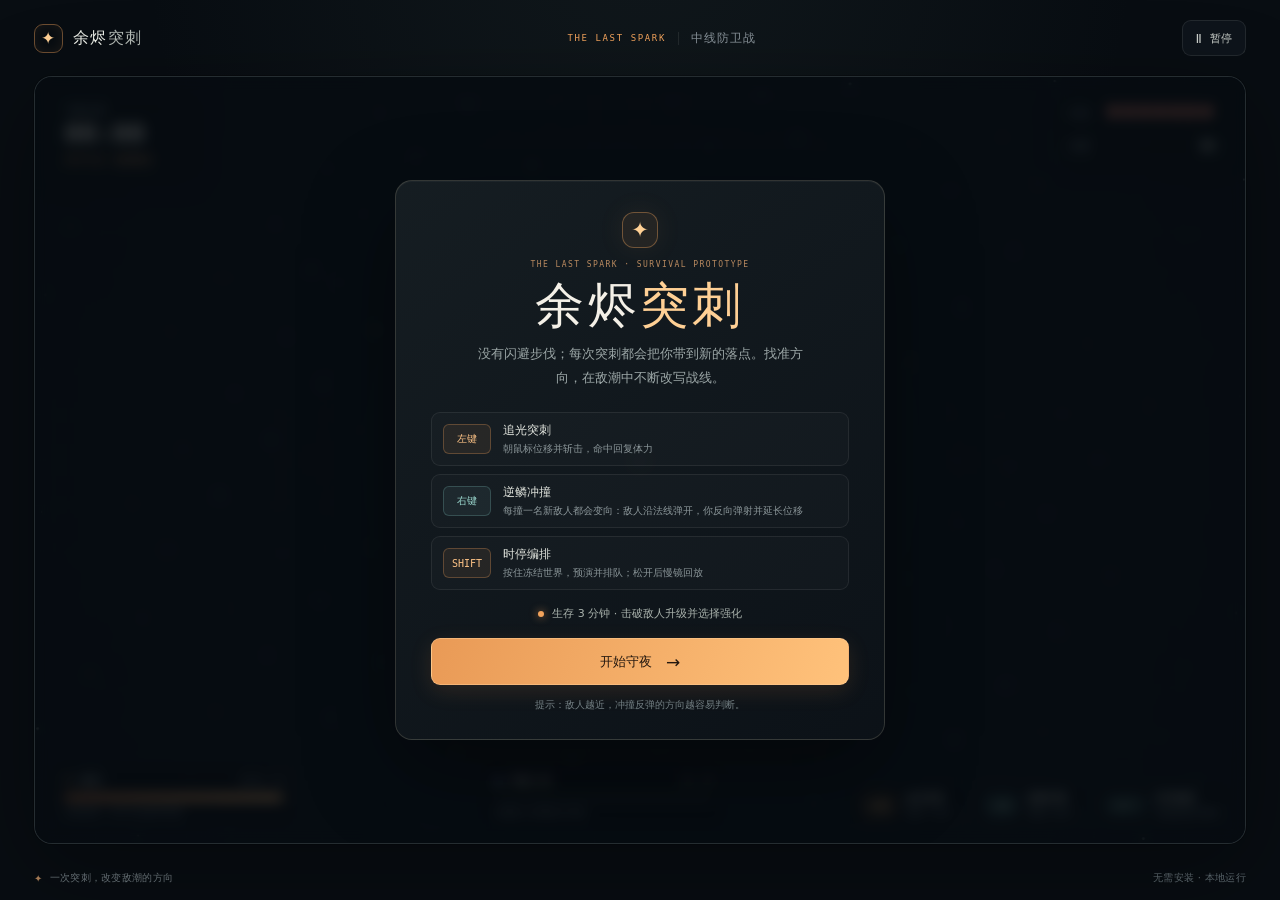
<file: index.html>
<!doctype html>
<html lang="zh-CN">
  <head>
    <meta charset="utf-8" />
    <meta name="viewport" content="width=device-width, initial-scale=1" />
    <meta name="theme-color" content="#0a0f17" />
    <meta name="description" content="余烬突刺：守住中央，在无尽敌潮中掌握突刺与反冲。" />
    <title>余烬突刺 · 中线防卫战</title>
    <link rel="stylesheet" href="style.css" />
  </head>
  <body>
    <div class="page-shell">
      <header class="topbar">
        <a class="wordmark" href="#" aria-label="余烬突刺首页">
          <span class="wordmark-mark">✦</span>
          <span>余烬<span class="wordmark-light">突刺</span></span>
        </a>
        <div class="topbar-center">
          <span class="eyebrow">THE LAST SPARK</span>
          <span class="topbar-divider"></span>
          <span class="topbar-caption">中线防卫战</span>
        </div>
        <button id="pauseButton" class="pause-button" type="button" aria-label="暂停游戏">Ⅱ <span>暂停</span></button>
      </header>

      <main>
        <section id="arena" class="arena" aria-label="游戏区域">
          <canvas id="gameCanvas" aria-label="余烬突刺游戏画面"></canvas>

          <div class="arena-hud" aria-live="polite">
            <div class="hud-card hud-survival">
              <span class="hud-kicker">守夜计时</span>
              <strong id="timerText" class="timer-text">00:00</strong>
              <span id="waveText" class="wave-label">第 1 波 · 敌潮逼近</span>
            </div>

            <div class="hud-card hud-vitals">
              <div class="vitals-row">
                <span class="hud-kicker">生命</span>
                <span id="healthText" class="health-text" aria-label="生命值">♥♥♥♥♥♥♥</span>
              </div>
              <div class="vitals-row kills-row">
                <span class="hud-kicker">击破</span>
                <strong id="killText">0</strong>
              </div>
            </div>
          </div>

          <div id="slowChip" class="slow-chip" aria-live="polite"><span></span><b id="slowLabel">时停中 · 周遭褪色</b></div>
          <div id="predictionPanel" class="prediction-panel is-hidden" aria-live="polite">
            <div class="prediction-heading"><span class="prediction-pulse"></span><strong id="predictionTitle">冲刺预演</strong></div>
            <div id="predictionSummary" class="prediction-summary"></div>
            <div id="predictionHint" class="prediction-hint"></div>
          </div>
          <div id="combatToast" class="combat-toast" aria-live="polite"></div>
          <div id="comboCounter" class="combo-counter" aria-live="polite" aria-atomic="true" aria-hidden="true">
            <strong id="comboValue">02</strong>
            <span class="combo-copy"><b id="comboLabel">HIT COMBO</b><small>连续命中</small></span>
          </div>

          <div class="arena-footer">
            <div class="resource-panel">
              <div class="resource-heading">
                <span class="resource-name"><span class="spark-icon">✦</span> 体力</span>
                <span id="staminaText" class="resource-value">4.0 / 4</span>
              </div>
              <div class="meter stamina-meter"><span id="staminaFill"></span></div>
              <div class="resource-hint">自动回复 · 命中与击破可回劲</div>
            </div>

            <div class="level-panel">
              <div class="resource-heading">
                <span class="resource-name"><span class="level-diamond">◆</span> 等级 <b id="levelText">01</b></span>
                <span id="xpText" class="resource-value">0 / 8</span>
              </div>
              <div class="meter xp-meter"><span id="xpFill"></span></div>
              <div class="resource-hint">击破敌人积累战斗经验</div>
            </div>

            <div class="action-hints" aria-label="战斗操作">
              <div class="action-hint"><kbd>左键</kbd><span><b>追光突刺</b><small>消耗 1 体力</small></span></div>
              <div class="action-hint"><kbd class="right-key">右键</kbd><span><b>逆鳞冲撞</b><small>消耗 2 体力</small></span></div>
              <div class="action-hint shift-hint"><kbd>SHIFT</kbd><span><b>时停编排</b><small>排招后松开演绎</small></span></div>
            </div>
          </div>

          <div id="startOverlay" class="overlay">
            <section class="intro-card" aria-labelledby="gameTitle">
              <div class="intro-mark">✦</div>
              <p class="eyebrow intro-eyebrow">THE LAST SPARK · SURVIVAL PROTOTYPE</p>
              <h1 id="gameTitle">余烬<span>突刺</span></h1>
              <p class="intro-copy">没有闪避步伐；每次突刺都会把你带到新的落点。找准方向，在敌潮中不断改写战线。</p>

              <div class="control-grid">
                <div class="control-card">
                  <kbd>左键</kbd>
                  <div><strong>追光突刺</strong><small>朝鼠标位移并斩击，命中回复体力</small></div>
                </div>
                <div class="control-card">
                  <kbd class="right-key">右键</kbd>
                  <div><strong>逆鳞冲撞</strong><small>每撞一名新敌人都会变向：敌人沿法线弹开，你反向弹射并延长位移</small></div>
                </div>
                <div class="control-card">
                  <kbd>SHIFT</kbd>
                  <div><strong>时停编排</strong><small>按住冻结世界，预演并排队；松开后慢镜回放</small></div>
                </div>
              </div>

              <div class="intro-goal"><span class="goal-dot"></span> 生存 3 分钟 · 击破敌人升级并选择强化</div>
              <button id="startButton" class="primary-button" type="button">开始守夜 <span>→</span></button>
              <p class="intro-footnote">提示：敌人越近，冲撞反弹的方向越容易判断。</p>
            </section>
          </div>

          <div id="pauseOverlay" class="overlay is-hidden">
            <section class="dialog-card">
              <div class="dialog-icon">Ⅱ</div>
              <p class="eyebrow">暂离战场</p>
              <h2>守夜暂停</h2>
              <p>敌潮已停下。准备好后继续守住中线。</p>
              <button id="resumeButton" class="primary-button" type="button">继续战斗 <span>→</span></button>
              <span class="dialog-shortcut">也可按 <kbd>ESC</kbd> 继续</span>
            </section>
          </div>

          <div id="upgradeOverlay" class="overlay is-hidden">
            <section class="upgrade-dialog">
              <p class="eyebrow">战斗间隙 · 强化已就绪</p>
              <h2>选择一项余烬之力</h2>
              <p class="upgrade-subtitle">敌潮会在你做出选择后继续逼近。</p>
              <div id="upgradeChoices" class="upgrade-choices"></div>
            </section>
          </div>

          <div id="endOverlay" class="overlay is-hidden">
            <section class="dialog-card end-card">
              <div id="endIcon" class="dialog-icon">✦</div>
              <p id="endEyebrow" class="eyebrow">守夜记录</p>
              <h2 id="endTitle">中线仍在</h2>
              <p id="endCopy">你的余烬没有熄灭。</p>
              <div class="run-summary"><span>存活时间</span><strong id="finalTime">00:00</strong><span>击破敌人</span><strong id="finalKills">0</strong></div>
              <button id="restartButton" class="primary-button" type="button">再守一夜 <span>↻</span></button>
            </section>
          </div>
        </section>
      </main>

      <footer class="page-footer"><span>✦</span> 一次突刺，改变敌潮的方向 <span class="footer-note">无需安装 · 本地运行</span></footer>
    </div>
    <script src="game.js"></script>
  </body>
</html>
</file>
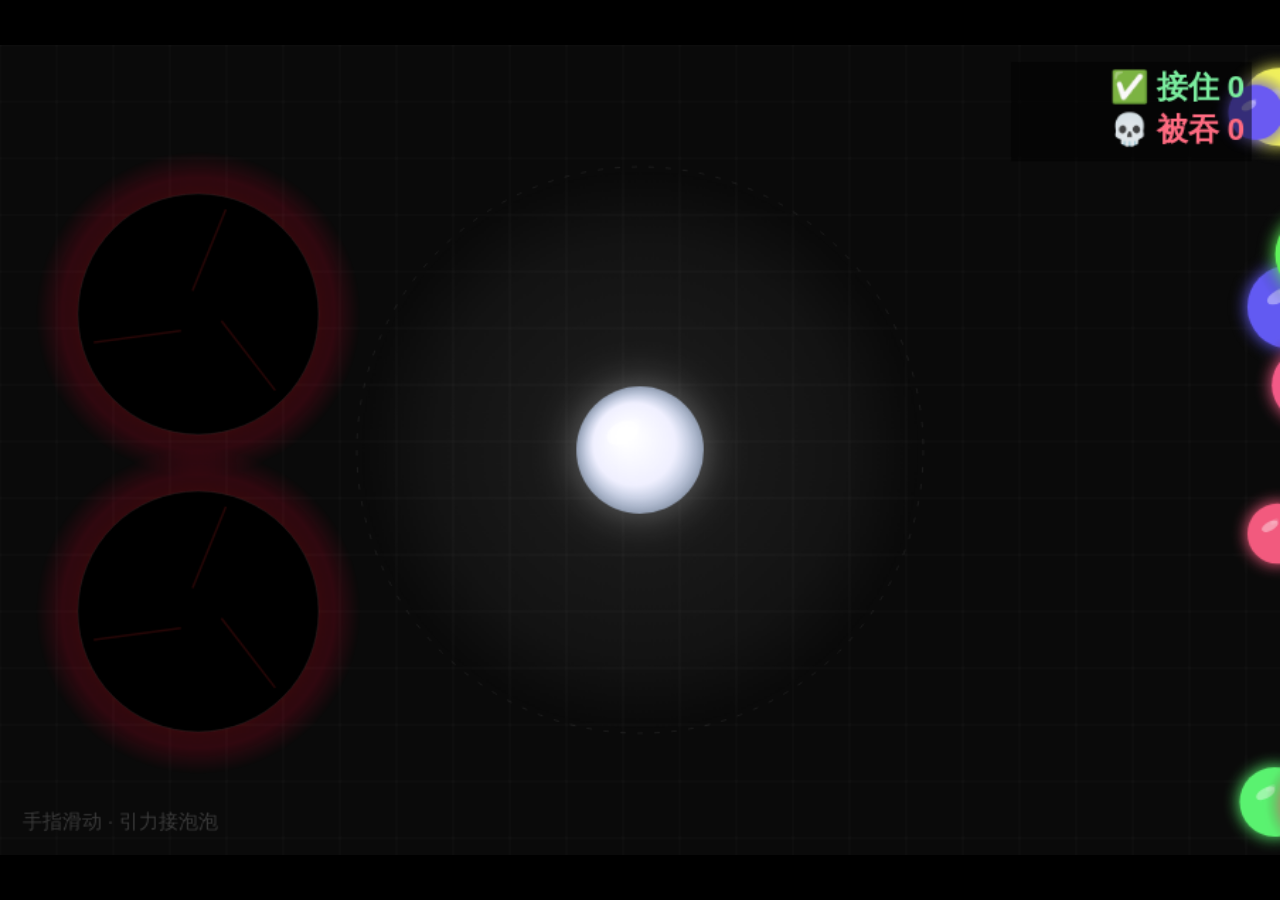
<file: deepseek_html_20260909_a45069.html>
<!DOCTYPE html>
<html lang="zh-CN">
<head>
    <meta charset="UTF-8">
    <meta name="viewport" content="width=device-width, initial-scale=1.0, maximum-scale=1.0, user-scalable=no">
    <title>引力洞 · 背屏接泡泡</title>
    <style>
        * {
            margin: 0;
            padding: 0;
            box-sizing: border-box;
            user-select: none;
            -webkit-tap-highlight-color: transparent;
        }
        body {
            background: #000;
            display: flex;
            justify-content: center;
            align-items: center;
            height: 100vh;
            overflow: hidden;
            touch-action: none;
        }
        canvas {
            display: block;
            width: 100vw;
            height: 100vh;
            object-fit: contain;
            background: #0a0a0a;
            cursor: none; /* 隐藏默认光标，更沉浸 */
            image-rendering: crisp-edges;
        }
    </style>
</head>
<body>
    <canvas id="gameCanvas"></canvas>
    <script>
        (function() {
            // ---------- 固定逻辑分辨率 ----------
            const DESIGN_W = 904;
            const DESIGN_H = 572;

            const canvas = document.getElementById('gameCanvas');
            const ctx = canvas.getContext('2d');

            // 自适应缩放
            function resizeCanvas() {
                const winW = window.innerWidth;
                const winH = window.innerHeight;
                const scaleX = winW / DESIGN_W;
                const scaleY = winH / DESIGN_H;
                const scale = Math.min(scaleX, scaleY);
                canvas.width = DESIGN_W;
                canvas.height = DESIGN_H;
                canvas.style.width = (DESIGN_W * scale) + 'px';
                canvas.style.height = (DESIGN_H * scale) + 'px';
            }
            window.addEventListener('resize', resizeCanvas);
            resizeCanvas();

            // ---------- 硬件映射：左侧两个黑色摄像头（固定危险区） ----------
            const BLACK_HOLES = [
                { x: 140, y: 190, r: 85 },
                { x: 140, y: 400, r: 85 }
            ];

            // ---------- 玩家：白色引力洞 ----------
            const PLAYER = {
                x: DESIGN_W / 2,
                y: DESIGN_H / 2,
                r: 45,          // 核心半径
                grabRadius: 200, // 引力作用半径
                maxSpeed: 4.5    // 泡泡被吸引的最大速度增量
            };

            // ---------- 游戏状态 ----------
            let bubbles = [];
            let particles = [];
            let score = 0;
            let lost = 0;
            let spawnTimer = 0;
            const SPAWN_INTERVAL = 22; // 帧数间隔

            // ---------- 辅助函数 ----------
            function random(min, max) {
                return Math.random() * (max - min) + min;
            }

            // 检测点是否在黑色摄像头内（用于玩家不能进入，但这里我们不限制玩家移动，只让泡泡危险）
            function isInsideBlackHole(x, y) {
                for (let h of BLACK_HOLES) {
                    const dx = x - h.x;
                    const dy = y - h.y;
                    if (dx * dx + dy * dy < h.r * h.r) {
                        return true;
                    }
                }
                return false;
            }

            // 检测圆与黑洞碰撞（用于泡泡）
            function isBubbleInHole(bx, by, br) {
                for (let h of BLACK_HOLES) {
                    const dx = bx - h.x;
                    const dy = by - h.y;
                    const dist = Math.sqrt(dx * dx + dy * dy);
                    if (dist < h.r + br) {
                        return true;
                    }
                }
                return false;
            }

            // ---------- 泡泡生成 ----------
            function spawnBubble() {
                const radius = random(14, 30);
                const x = DESIGN_W + radius + random(10, 50);
                const y = random(radius, DESIGN_H - radius);
                // 初始速度：向左为主，少量垂直
                const vx = -random(0.8, 2.0);
                const vy = random(-0.4, 0.4);
                const hue = random(0, 360);
                const color = `hsl(${hue}, 85%, 65%)`;
                const glowColor = `hsla(${hue}, 100%, 70%, 0.5)`;
                bubbles.push({
                    x, y, radius,
                    vx, vy,
                    color, glowColor,
                    phase: random(0, Math.PI * 2)
                });
            }

            // ---------- 粒子特效 ----------
            // 接住特效（彩色）
            function catchEffect(bubble) {
                const count = Math.floor(bubble.radius * 1.2);
                for (let i = 0; i < count; i++) {
                    const angle = random(0, Math.PI * 2);
                    const speed = random(1, 5);
                    const size = random(2, 6);
                    const hue = parseInt(bubble.color.match(/\d+/)[0]);
                    particles.push({
                        x: bubble.x,
                        y: bubble.y,
                        vx: Math.cos(angle) * speed,
                        vy: Math.sin(angle) * speed - 0.5,
                        radius: size,
                        life: 1.0,
                        decay: random(0.015, 0.035),
                        color: `hsl(${hue + random(-20, 20)}, 90%, 70%)`
                    });
                }
                score++;
            }

            // 被黑洞吞噬特效（暗色）
            function swallowEffect(x, y) {
                for (let i = 0; i < 15; i++) {
                    const angle = random(0, Math.PI * 2);
                    const dist = random(5, 25);
                    particles.push({
                        x: x + Math.cos(angle) * dist,
                        y: y + Math.sin(angle) * dist,
                        vx: -Math.cos(angle) * random(0.5, 1.5),
                        vy: -Math.sin(angle) * random(0.5, 1.5),
                        radius: random(2, 5),
                        life: 1.0,
                        decay: random(0.02, 0.04),
                        color: `hsl(0, 0%, ${random(10, 40)}%)`
                    });
                }
                lost++;
            }

            // ---------- 更新逻辑 ----------
            function update() {
                // 1. 生成泡泡
                spawnTimer++;
                if (spawnTimer >= SPAWN_INTERVAL) {
                    spawnTimer = 0;
                    if (bubbles.length < 50) {
                        spawnBubble();
                        if (Math.random() < 0.25) spawnBubble();
                    }
                }

                // 2. 更新粒子
                for (let i = particles.length - 1; i >= 0; i--) {
                    const p = particles[i];
                    p.x += p.vx;
                    p.y += p.vy;
                    p.vy += 0.06;
                    p.life -= p.decay;
                    p.radius *= 0.99;
                    if (p.life <= 0 || p.radius < 0.3) {
                        particles.splice(i, 1);
                    }
                }

                // 3. 更新泡泡
                for (let i = bubbles.length - 1; i >= 0; i--) {
                    const b = bubbles[i];

                    // ---- 引力逻辑 ----
                    const dx = PLAYER.x - b.x;
                    const dy = PLAYER.y - b.y;
                    const distToPlayer = Math.sqrt(dx * dx + dy * dy);

                    if (distToPlayer < PLAYER.grabRadius && distToPlayer > 0.1) {
                        // 施加指向玩家的加速度
                        const force = (1 - distToPlayer / PLAYER.grabRadius) * 0.25; // 越近越强
                        const accelX = (dx / distToPlayer) * force;
                        const accelY = (dy / distToPlayer) * force;
                        b.vx += accelX;
                        b.vy += accelY;

                        // 限制最大速度（防止过于剧烈）
                        const speed = Math.sqrt(b.vx * b.vx + b.vy * b.vy);
                        if (speed > PLAYER.maxSpeed) {
                            b.vx = (b.vx / speed) * PLAYER.maxSpeed;
                            b.vy = (b.vy / speed) * PLAYER.maxSpeed;
                        }
                    }

                    // 额外：轻微阻尼，防止无限加速
                    b.vx *= 0.998;
                    b.vy *= 0.998;

                    // 移动
                    b.x += b.vx;
                    b.y += b.vy;

                    // 边界约束（上下）
                    if (b.y - b.radius < 0) { b.y = b.radius;
                        b.vy = Math.abs(b.vy); }
                    if (b.y + b.radius > DESIGN_H) { b.y = DESIGN_H - b.radius;
                        b.vy = -Math.abs(b.vy); }

                    // 如果完全离开左侧或右侧太远，移除
                    if (b.x + b.radius < -50 || b.x - b.radius > DESIGN_W + 100) {
                        bubbles.splice(i, 1);
                        continue;
                    }

                    // ---- 检测是否被黑洞吞噬 (危险) ----
                    if (isBubbleInHole(b.x, b.y, b.radius)) {
                        swallowEffect(b.x, b.y);
                        bubbles.splice(i, 1);
                        continue;
                    }

                    // ---- 检测是否被玩家接住 (距离小于玩家半径+泡泡半径) ----
                    if (distToPlayer < PLAYER.r + b.radius) {
                        catchEffect(b);
                        bubbles.splice(i, 1);
                        continue;
                    }
                }
            }

            // ---------- 绘制 ----------
            function draw() {
                ctx.clearRect(0, 0, DESIGN_W, DESIGN_H);

                // ---- 背景微网格 ----
                ctx.strokeStyle = 'rgba(255,255,255,0.03)';
                ctx.lineWidth = 1;
                for (let x = 0; x <= DESIGN_W; x += 40) {
                    ctx.beginPath();
                    ctx.moveTo(x, 0);
                    ctx.lineTo(x, DESIGN_H);
                    ctx.stroke();
                }
                for (let y = 0; y <= DESIGN_H; y += 40) {
                    ctx.beginPath();
                    ctx.moveTo(0, y);
                    ctx.lineTo(DESIGN_W, y);
                    ctx.stroke();
                }

                // ---- 绘制黑色摄像头（危险区） ----
                for (let h of BLACK_HOLES) {
                    // 危险外发光（红色警示）
                    const gradient = ctx.createRadialGradient(h.x, h.y, h.r * 0.8, h.x, h.y, h.r + 30);
                    gradient.addColorStop(0, 'rgba(255, 0, 50, 0)');
                    gradient.addColorStop(0.6, 'rgba(255, 0, 50, 0.15)');
                    gradient.addColorStop(1, 'rgba(255, 0, 50, 0)');
                    ctx.fillStyle = gradient;
                    ctx.beginPath();
                    ctx.arc(h.x, h.y, h.r + 30, 0, Math.PI * 2);
                    ctx.fill();

                    // 核心纯黑
                    ctx.fillStyle = '#000000';
                    ctx.shadowColor = 'rgba(255,0,0,0.2)';
                    ctx.shadowBlur = 15;
                    ctx.beginPath();
                    ctx.arc(h.x, h.y, h.r, 0, Math.PI * 2);
                    ctx.fill();
                    ctx.shadowBlur = 0;

                    // 边缘
                    ctx.strokeStyle = 'rgba(60, 60, 60, 0.3)';
                    ctx.lineWidth = 1;
                    ctx.beginPath();
                    ctx.arc(h.x, h.y, h.r, 0, Math.PI * 2);
                    ctx.stroke();

                    // 吞噬旋涡线条
                    const time = Date.now() * 0.001;
                    ctx.strokeStyle = 'rgba(255, 50, 50, 0.15)';
                    ctx.lineWidth = 1.5;
                    for (let k = 0; k < 3; k++) {
                        const angle = time * 0.5 + k * (Math.PI * 2 / 3);
                        const startR = h.r * 0.2;
                        const endR = h.r * 0.9;
                        ctx.beginPath();
                        ctx.moveTo(h.x + Math.cos(angle) * startR, h.y + Math.sin(angle) * startR);
                        ctx.lineTo(h.x + Math.cos(angle + 0.5) * endR, h.y + Math.sin(angle + 0.5) * endR);
                        ctx.stroke();
                    }
                }

                // ---- 绘制泡泡 ----
                for (let b of bubbles) {
                    // 发光
                    const grd = ctx.createRadialGradient(b.x - 3, b.y - 3, 2, b.x, b.y, b.radius * 1.5);
                    grd.addColorStop(0, b.glowColor);
                    grd.addColorStop(1, 'rgba(0,0,0,0)');
                    ctx.fillStyle = grd;
                    ctx.beginPath();
                    ctx.arc(b.x, b.y, b.radius * 1.5, 0, Math.PI * 2);
                    ctx.fill();

                    // 主体
                    ctx.shadowColor = b.color;
                    ctx.shadowBlur = 12;
                    ctx.fillStyle = b.color;
                    ctx.beginPath();
                    ctx.arc(b.x, b.y, b.radius, 0, Math.PI * 2);
                    ctx.fill();
                    ctx.shadowBlur = 0;

                    // 高光
                    ctx.fillStyle = 'rgba(255,255,255,0.4)';
                    ctx.beginPath();
                    ctx.ellipse(b.x - b.radius * 0.25, b.y - b.radius * 0.25, b.radius * 0.3, b.radius * 0.15, -0.5, 0, Math.PI * 2);
                    ctx.fill();
                    ctx.fillStyle = 'rgba(255,255,255,0.15)';
                    ctx.beginPath();
                    ctx.ellipse(b.x - b.radius * 0.1, b.y - b.radius * 0.4, b.radius * 0.15, b.radius * 0.08, -0.5, 0, Math.PI * 2);
                    ctx.fill();
                }

                // ---- 绘制粒子 ----
                for (let p of particles) {
                    ctx.globalAlpha = p.life;
                    ctx.fillStyle = p.color;
                    ctx.shadowBlur = 8;
                    ctx.shadowColor = p.color;
                    ctx.beginPath();
                    ctx.arc(p.x, p.y, Math.max(0.5, p.radius), 0, Math.PI * 2);
                    ctx.fill();
                }
                ctx.globalAlpha = 1.0;
                ctx.shadowBlur = 0;

                // ---- 绘制玩家（白色引力洞） ----
                const p = PLAYER;
                // 外发光光环（显示引力范围）
                const glowGrad = ctx.createRadialGradient(p.x, p.y, p.r * 0.5, p.x, p.y, p.grabRadius);
                glowGrad.addColorStop(0, 'rgba(255, 255, 255, 0.08)');
                glowGrad.addColorStop(0.7, 'rgba(255, 255, 255, 0.04)');
                glowGrad.addColorStop(1, 'rgba(255, 255, 255, 0)');
                ctx.fillStyle = glowGrad;
                ctx.beginPath();
                ctx.arc(p.x, p.y, p.grabRadius, 0, Math.PI * 2);
                ctx.fill();

                // 核心白色渐变
                const coreGrad = ctx.createRadialGradient(p.x - 10, p.y - 10, 5, p.x, p.y, p.r);
                coreGrad.addColorStop(0, '#ffffff');
                coreGrad.addColorStop(0.6, '#f0f0ff');
                coreGrad.addColorStop(1, 'rgba(200, 220, 255, 0.6)');
                ctx.shadowColor = 'rgba(255, 255, 255, 0.6)';
                ctx.shadowBlur = 30;
                ctx.fillStyle = coreGrad;
                ctx.beginPath();
                ctx.arc(p.x, p.y, p.r, 0, Math.PI * 2);
                ctx.fill();
                ctx.shadowBlur = 0;

                // 内圈高光
                ctx.fillStyle = 'rgba(255,255,255,0.7)';
                ctx.beginPath();
                ctx.ellipse(p.x - 12, p.y - 12, 12, 8, -0.4, 0, Math.PI * 2);
                ctx.fill();
                ctx.fillStyle = 'rgba(255,255,255,0.3)';
                ctx.beginPath();
                ctx.ellipse(p.x - 5, p.y - 18, 6, 4, -0.3, 0, Math.PI * 2);
                ctx.fill();

                // 显示“吸引范围”的虚线圆（极淡）
                ctx.setLineDash([4, 8]);
                ctx.strokeStyle = 'rgba(255,255,255,0.08)';
                ctx.lineWidth = 1;
                ctx.beginPath();
                ctx.arc(p.x, p.y, p.grabRadius, 0, Math.PI * 2);
                ctx.stroke();
                ctx.setLineDash([]);

                // ---- UI 分数 ----
                ctx.font = 'bold 22px "PingFang SC", "Helvetica Neue", sans-serif';
                ctx.textAlign = 'right';
                ctx.textBaseline = 'top';

                ctx.fillStyle = 'rgba(0,0,0,0.5)';
                ctx.beginPath();
                ctx.rect(DESIGN_W - 190, 12, 170, 70);
                ctx.fill();

                ctx.shadowBlur = 0;
                ctx.fillStyle = '#7bed9f';
                ctx.fillText(`✅ 接住 ${score}`, DESIGN_W - 25, 20);
                ctx.fillStyle = '#ff6b81';
                ctx.fillText(`💀 被吞 ${lost}`, DESIGN_W - 25, 50);

                // 底部提示
                ctx.font = '14px "PingFang SC", sans-serif';
                ctx.textAlign = 'left';
                ctx.textBaseline = 'bottom';
                ctx.fillStyle = 'rgba(255,255,255,0.2)';
                ctx.fillText('手指滑动 · 引力接泡泡', 16, DESIGN_H - 16);
            }

            // ---------- 循环动画 ----------
            function loop() {
                update();
                draw();
                requestAnimationFrame(loop);
            }

            // ---------- 事件处理：更新玩家位置 ----------
            function handlePointer(e) {
                e.preventDefault();
                const rect = canvas.getBoundingClientRect();
                const scaleX = canvas.width / rect.width;
                const scaleY = canvas.height / rect.height;

                let clientX, clientY;
                if (e.touches) {
                    clientX = e.touches[0].clientX;
                    clientY = e.touches[0].clientY;
                } else {
                    clientX = e.clientX;
                    clientY = e.clientY;
                }

                let canvasX = (clientX - rect.left) * scaleX;
                let canvasY = (clientY - rect.top) * scaleY;

                // 限制在画布内（并考虑半径，防止跑出太远）
                const margin = PLAYER.r;
                canvasX = Math.max(margin, Math.min(DESIGN_W - margin, canvasX));
                canvasY = Math.max(margin, Math.min(DESIGN_H - margin, canvasY));

                PLAYER.x = canvasX;
                PLAYER.y = canvasY;
            }

            // 绑定事件（鼠标 + 触摸）
            canvas.addEventListener('mousemove', handlePointer);
            canvas.addEventListener('touchmove', handlePointer, { passive: false });
            // 也支持鼠标点击移动（第一次点击定位）
            canvas.addEventListener('click', handlePointer);
            canvas.addEventListener('touchstart', handlePointer, { passive: false });

            // 启动游戏
            loop();

            // 初始生成一些泡泡
            for (let i = 0; i < 8; i++) {
                setTimeout(() => spawnBubble(), i * 120);
            }

            console.log('✨ 引力洞模式启动！手指滑动吸引泡泡，避开左侧黑洞。');
        })();
    </script>
</body>
</html>
</file>
<file: style.css>
:root {
  color-scheme: dark;
  --ink: #edf0e9;
  --muted: #929b9f;
  --dim: #657178;
  --panel: rgba(15, 22, 29, 0.84);
  --line: rgba(196, 206, 196, 0.11);
  --ember: #f2a35c;
  --ember-bright: #ffd095;
  --mint: #82d6c0;
  --field: #0a1016;
  font-family: "Manrope", "Noto Sans SC", system-ui, sans-serif;
  font-synthesis: none;
  text-rendering: optimizeLegibility;
  -webkit-font-smoothing: antialiased;
}

* { box-sizing: border-box; }

html, body { min-width: 320px; min-height: 100%; margin: 0; }
body {
  min-height: 100vh;
  color: var(--ink);
  background:
    radial-gradient(ellipse at 50% -32%, rgba(56, 73, 72, 0.22), transparent 57%),
    #080d12;
}

button { font: inherit; }
.page-shell { width: min(1420px, 100%); min-height: 100vh; margin: 0 auto; padding: 0 34px; display: flex; flex-direction: column; }
.topbar { height: 76px; display: flex; align-items: center; justify-content: space-between; flex: 0 0 auto; }
.wordmark { display: inline-flex; align-items: center; gap: 10px; color: var(--ink); text-decoration: none; font-size: 16px; font-weight: 800; letter-spacing: .04em; }
.wordmark-mark { display: grid; width: 29px; height: 29px; place-items: center; border: 1px solid rgba(242, 163, 92, .43); border-radius: 9px; color: var(--ember-bright); font-size: 17px; box-shadow: inset 0 0 13px rgba(242, 163, 92, .08); }
.wordmark-light { margin-left: 2px; color: #b5bcb7; font-weight: 500; }
.topbar-center { display: flex; align-items: center; gap: 12px; color: #aab1ad; font-size: 12px; }
.eyebrow { margin: 0; color: var(--ember); font-family: "DM Mono", monospace; font-size: 9px; letter-spacing: .18em; }
.topbar-divider { width: 1px; height: 13px; background: var(--line); }
.topbar-caption { color: #879198; letter-spacing: .08em; }
.pause-button { display: inline-flex; align-items: center; gap: 8px; min-height: 36px; padding: 0 13px; border: 1px solid var(--line); border-radius: 9px; color: #cbd0cb; background: rgba(19, 26, 33, .65); font-size: 13px; cursor: pointer; transition: border-color .18s, background .18s; }
.pause-button:hover { border-color: rgba(242, 163, 92, .45); background: rgba(28, 36, 41, .9); }
.pause-button span { font-size: 11px; }

main { flex: 1 0 auto; }
.arena { position: relative; width: 100%; height: min(790px, calc(100svh - 132px)); min-height: 520px; overflow: hidden; border: 1px solid rgba(181, 198, 192, .16); border-radius: 18px; background: var(--field); isolation: isolate; box-shadow: 0 24px 90px rgba(0, 0, 0, .35), 0 0 0 1px rgba(0, 0, 0, .25); }
#gameCanvas { position: absolute; inset: 0; display: block; width: 100%; height: 100%; touch-action: none; cursor: crosshair; }

.arena-hud { position: absolute; z-index: 2; inset: 16px 16px auto; display: flex; justify-content: space-between; align-items: flex-start; pointer-events: none; }
.hud-card { min-width: 150px; padding: 10px 13px; border: 1px solid rgba(191, 202, 194, .12); border-radius: 10px; background: rgba(9, 15, 20, .67); box-shadow: 0 8px 24px rgba(0, 0, 0, .13); backdrop-filter: blur(9px); }
.hud-kicker { display: block; color: #89949a; font-size: 10px; letter-spacing: .08em; }
.timer-text { display: block; margin-top: 2px; color: #f0eee6; font-family: "DM Mono", monospace; font-size: 25px; font-weight: 500; letter-spacing: .04em; line-height: 1.12; }
.wave-label { display: block; margin-top: 5px; color: #c58c5e; font-size: 10px; }
.hud-vitals { min-width: 174px; }
.vitals-row { display: flex; align-items: center; justify-content: space-between; gap: 14px; }
.health-text { color: #ee8775; font-size: 15px; letter-spacing: 2px; white-space: nowrap; text-shadow: 0 0 11px rgba(238, 135, 117, .2); }
.health-text .empty-heart { color: #657078; text-shadow: none; }
.kills-row { margin-top: 9px; padding-top: 7px; border-top: 1px solid rgba(191, 202, 194, .09); }
.kills-row strong { color: #eceee8; font-family: "DM Mono", monospace; font-size: 12px; font-weight: 500; }
.slow-chip { position: absolute; z-index: 2; top: 20px; left: 50%; display: flex; align-items: center; gap: 7px; padding: 8px 12px; transform: translate(-50%, -6px); border: 1px solid rgba(130, 214, 192, .25); border-radius: 99px; color: #a7e0d2; background: rgba(12, 31, 31, .78); font-size: 11px; opacity: 0; pointer-events: none; transition: opacity .16s, transform .16s; }
.slow-chip.visible { transform: translate(-50%, 0); opacity: 1; }
.slow-chip span { width: 6px; height: 6px; border-radius: 50%; background: #8be2cb; box-shadow: 0 0 9px #71d7be; }
.slow-chip b { font-size: 10px; font-weight: 600; white-space: nowrap; }
.prediction-panel { position: absolute; z-index: 3; top: 70px; left: 50%; width: min(390px, calc(100% - 28px)); padding: 9px 13px 8px; transform: translateX(-50%); border: 1px solid rgba(154, 219, 202, .2); border-radius: 10px; color: #d8e9df; background: rgba(9, 19, 22, .82); box-shadow: 0 10px 32px rgba(0, 0, 0, .2); backdrop-filter: blur(9px); pointer-events: none; animation: prediction-in .14s ease-out both; }
.prediction-panel.is-hidden { display: none; }
@keyframes prediction-in { from { opacity: 0; transform: translate(-50%, -4px); } to { opacity: 1; transform: translate(-50%, 0); } }
.prediction-heading { display: flex; align-items: center; gap: 8px; color: #a5e3d1; font-size: 11px; letter-spacing: .035em; }
.prediction-pulse { width: 6px; height: 6px; border-radius: 50%; background: #8ce0c9; box-shadow: 0 0 9px rgba(140, 224, 201, .8); }
.prediction-summary { margin-top: 5px; color: #f1e3cd; font-size: 11px; font-weight: 600; font-variant-numeric: tabular-nums; }
.prediction-hint { margin-top: 3px; color: #829396; font-size: 9px; }
.forecast-value { color: #a5e3d1 !important; }
.combat-toast { position: absolute; z-index: 2; top: 31%; left: 50%; min-height: 25px; transform: translate(-50%, 8px); color: #ffd39a; font-size: 12px; font-weight: 700; letter-spacing: .08em; text-shadow: 0 2px 12px rgba(0, 0, 0, .85); opacity: 0; pointer-events: none; transition: opacity .15s, transform .15s; white-space: nowrap; }
.combat-toast.visible { transform: translate(-50%, 0); opacity: 1; }
.combo-counter { position: absolute; z-index: 2; top: 43%; right: clamp(17px, 3.2%, 44px); display: flex; align-items: center; gap: 9px; opacity: 0; transform: translate(12px, -50%) scale(.84); transform-origin: right center; color: #ffd095; pointer-events: none; text-shadow: 0 3px 18px rgba(0, 0, 0, .88); transition: opacity .16s, transform .16s; }
.combo-counter.visible { opacity: 1; transform: translate(0, -50%) scale(1); }
.combo-counter strong { color: #ffe0a8; font: 800 clamp(40px, 5vw, 61px)/.85 "DM Mono", monospace; letter-spacing: -.08em; text-shadow: 0 0 24px rgba(255, 184, 110, .65), 0 3px 16px rgba(0, 0, 0, .9); }
.combo-copy { display: grid; gap: 4px; }
.combo-copy b { color: #ffd095; font-family: "DM Mono", monospace; font-size: 11px; letter-spacing: .08em; white-space: nowrap; }
.combo-copy small { color: rgba(255, 230, 192, .7); font-size: 10px; letter-spacing: .12em; }
.combo-counter.forecast strong, .combo-counter.forecast .combo-copy b { color: #a5e3d1; text-shadow: 0 0 20px rgba(130, 214, 192, .5), 0 3px 16px rgba(0, 0, 0, .9); }
.combo-pop { animation: combo-pop .2s cubic-bezier(.2, .8, .2, 1) both; }
@keyframes combo-pop { 0% { transform: translate(0, -50%) scale(.72); } 64% { transform: translate(0, -50%) scale(1.12); } 100% { transform: translate(0, -50%) scale(1); } }

.arena-footer { position: absolute; z-index: 2; inset: auto 16px 15px; display: grid; grid-template-columns: minmax(150px, 1fr) minmax(150px, .85fr) auto; align-items: end; gap: 24px; pointer-events: none; }
.resource-panel, .level-panel { max-width: 245px; padding: 10px 12px 8px; border: 1px solid rgba(191, 202, 194, .11); border-radius: 10px; background: rgba(9, 15, 20, .73); backdrop-filter: blur(8px); }
.resource-heading { display: flex; justify-content: space-between; align-items: center; gap: 10px; margin-bottom: 7px; }
.resource-name { color: #d2d9d3; font-size: 11px; font-weight: 600; }
.resource-name b { margin-left: 3px; color: #f2eee2; font-family: "DM Mono", monospace; font-weight: 500; }
.spark-icon { margin-right: 4px; color: var(--ember-bright); }
.level-diamond { margin-right: 4px; color: #9bb8f5; font-size: 10px; }
.resource-value { color: #9da7a8; font-family: "DM Mono", monospace; font-size: 10px; }
.meter { height: 5px; overflow: hidden; border-radius: 10px; background: rgba(226, 235, 223, .1); }
.meter span { display: block; width: 100%; height: 100%; border-radius: inherit; transform-origin: left center; transition: width .12s linear; }
.stamina-meter span { background: linear-gradient(90deg, #c97845, #ffc27a); box-shadow: 0 0 11px rgba(255, 183, 112, .35); }
.xp-meter span { background: linear-gradient(90deg, #678fce, #a9c8ff); box-shadow: 0 0 11px rgba(130, 169, 232, .3); }
.resource-hint { margin-top: 6px; color: #748087; font-size: 9px; letter-spacing: .02em; }
.action-hints { display: flex; align-items: stretch; justify-content: flex-end; gap: 8px; }
.action-hint { display: flex; align-items: center; gap: 8px; min-height: 45px; padding: 7px 10px; border: 1px solid rgba(191, 202, 194, .11); border-radius: 9px; background: rgba(9, 15, 20, .73); backdrop-filter: blur(8px); }
kbd { display: inline-grid; min-width: 32px; height: 27px; padding: 0 7px; place-items: center; border: 1px solid rgba(242, 163, 92, .28); border-radius: 6px; color: #ffc487; background: rgba(242, 163, 92, .08); font-family: "DM Mono", monospace; font-size: 10px; font-weight: 500; white-space: nowrap; }
kbd.right-key { border-color: rgba(123, 191, 189, .25); color: #9cdad0; background: rgba(123, 191, 189, .08); }
.action-hint b { display: block; color: #d8ded8; font-size: 10px; font-weight: 600; white-space: nowrap; }
.action-hint small { display: block; margin-top: 2px; color: #7d898d; font-size: 9px; white-space: nowrap; }
.shift-hint { padding-inline: 9px; }
.shift-hint kbd { min-width: 45px; height: 25px; border-color: rgba(130, 214, 192, .2); color: #a5d8cd; background: rgba(130, 214, 192, .06); font-size: 9px; }

.overlay { position: absolute; z-index: 5; inset: 0; display: grid; place-items: center; padding: 24px; background: rgba(5, 10, 14, .66); backdrop-filter: blur(7px); animation: overlay-in .24s ease-out both; }
.overlay.is-hidden { display: none; }
@keyframes overlay-in { from { opacity: 0; } to { opacity: 1; } }
.intro-card, .dialog-card, .upgrade-dialog { width: min(100%, 490px); padding: 31px 35px 27px; border: 1px solid rgba(206, 198, 167, .19); border-radius: 17px; background: linear-gradient(145deg, rgba(22, 30, 35, .97), rgba(12, 18, 24, .98)); box-shadow: 0 30px 90px rgba(0, 0, 0, .42), inset 0 1px 0 rgba(255, 255, 255, .035); text-align: center; }
.intro-mark { display: grid; width: 36px; height: 36px; margin: 0 auto 12px; place-items: center; border: 1px solid rgba(243, 165, 93, .37); border-radius: 12px; color: var(--ember-bright); background: rgba(243, 165, 93, .08); font-size: 21px; box-shadow: 0 0 28px rgba(243, 165, 93, .08); }
.intro-eyebrow { color: #b8895f; font-size: 8px; }
.intro-card h1 { margin: 9px 0 8px; color: #f4f0e7; font-size: clamp(38px, 6vw, 49px); font-weight: 800; letter-spacing: .07em; line-height: 1.15; }
.intro-card h1 span { color: var(--ember-bright); }
.intro-copy { max-width: 340px; margin: 0 auto; color: #9ca7a7; font-size: 13px; line-height: 1.8; }
.control-grid { display: grid; gap: 8px; margin: 23px 0 16px; text-align: left; }
.control-card { display: flex; align-items: center; gap: 12px; min-height: 54px; padding: 8px 11px; border: 1px solid rgba(195, 204, 196, .095); border-radius: 9px; background: rgba(255, 255, 255, .018); }
.control-card kbd { min-width: 48px; height: 30px; font-size: 10px; }
.control-card strong { display: block; color: #e4e7e0; font-size: 12px; font-weight: 700; }
.control-card small { display: block; margin-top: 3px; color: #8b9699; font-size: 10px; line-height: 1.4; }
.intro-goal { display: flex; justify-content: center; align-items: center; gap: 8px; margin: 13px 0 17px; color: #aab3ad; font-size: 11px; }
.goal-dot { width: 6px; height: 6px; border-radius: 50%; background: var(--ember); box-shadow: 0 0 8px rgba(242, 163, 92, .7); }
.primary-button { display: inline-flex; width: 100%; min-height: 47px; align-items: center; justify-content: center; gap: 14px; border: 1px solid rgba(255, 204, 148, .51); border-radius: 9px; color: #24180f; background: linear-gradient(110deg, #e99a56, #ffc27b); box-shadow: 0 6px 22px rgba(230, 143, 74, .14); font-size: 13px; font-weight: 800; cursor: pointer; transition: filter .18s, transform .18s, box-shadow .18s; }
.primary-button:hover { transform: translateY(-1px); filter: brightness(1.07); box-shadow: 0 9px 28px rgba(230, 143, 74, .22); }
.primary-button:active { transform: translateY(0); }
.primary-button span { font-size: 17px; font-weight: 500; }
.intro-footnote { margin: 13px 0 0; color: #737f83; font-size: 10px; }

.dialog-card { width: min(100%, 360px); padding: 30px 30px 27px; }
.dialog-icon { display: grid; width: 42px; height: 42px; margin: 0 auto 13px; place-items: center; border: 1px solid rgba(242, 163, 92, .25); border-radius: 13px; color: var(--ember-bright); background: rgba(242, 163, 92, .075); font-size: 18px; }
.dialog-card h2, .upgrade-dialog h2 { margin: 8px 0 7px; color: #f1efe6; font-size: 25px; letter-spacing: .04em; }
.dialog-card > p:not(.eyebrow), .upgrade-subtitle { margin: 0 auto 21px; color: #9ba6a5; font-size: 12px; line-height: 1.7; }
.dialog-shortcut { display: block; margin-top: 13px; color: #7d898c; font-size: 10px; }
.dialog-shortcut kbd { display: inline-grid; min-width: 34px; height: 21px; margin-left: 3px; font-size: 9px; }
.run-summary { display: grid; grid-template-columns: 1fr auto; gap: 7px 20px; margin: 16px 0 20px; padding: 12px 14px; border: 1px solid rgba(195, 204, 196, .1); border-radius: 9px; text-align: left; }
.run-summary span { color: #95a0a0; font-size: 11px; }
.run-summary strong { color: #f0d0a8; font-family: "DM Mono", monospace; font-size: 11px; font-weight: 500; }
.upgrade-dialog { width: min(100%, 710px); padding: 30px; }
.upgrade-dialog h2 { font-size: 23px; }
.upgrade-subtitle { margin-bottom: 18px; }
.upgrade-choices { display: grid; grid-template-columns: repeat(3, 1fr); gap: 11px; }
.upgrade-choice { min-height: 160px; padding: 17px 14px 14px; border: 1px solid rgba(190, 204, 196, .14); border-radius: 11px; color: var(--ink); background: rgba(255, 255, 255, .025); text-align: left; cursor: pointer; transition: transform .18s, border-color .18s, background .18s; }
.upgrade-choice:hover { transform: translateY(-3px); border-color: rgba(242, 163, 92, .5); background: rgba(242, 163, 92, .055); }
.upgrade-choice .upgrade-icon { display: grid; width: 34px; height: 34px; margin-bottom: 13px; place-items: center; border: 1px solid rgba(242, 163, 92, .23); border-radius: 10px; color: #ffc27b; background: rgba(242, 163, 92, .08); font-size: 16px; }
.upgrade-choice strong { display: block; color: #e8e9e2; font-size: 12px; }
.upgrade-choice small { display: block; margin-top: 7px; color: #8e9a9c; font-size: 10px; line-height: 1.65; }
.upgrade-choice .choose-label { display: block; margin-top: 13px; color: #d49b66; font-family: "DM Mono", monospace; font-size: 9px; letter-spacing: .1em; }

.page-footer { min-height: 44px; display: flex; flex: 0 0 auto; align-items: center; gap: 7px; color: #707b80; font-size: 10px; letter-spacing: .03em; }
.page-footer > span:first-child { color: #b1835b; }
.footer-note { margin-left: auto; color: #626e74; }

@media (max-width: 900px) {
  .page-shell { padding-inline: 18px; }
  .arena-footer { grid-template-columns: 1fr 1fr; gap: 8px 12px; }
  .action-hints { grid-column: 1 / -1; justify-content: center; }
  .resource-panel, .level-panel { max-width: none; }
  .resource-hint { font-size: 9px; }
}

@media (max-width: 600px) {
  .page-shell { padding: 0; }
  .topbar { height: 58px; padding: 0 14px; }
  .wordmark { gap: 7px; font-size: 14px; }
  .wordmark-mark { width: 26px; height: 26px; border-radius: 8px; }
  .topbar-center { gap: 7px; }
  .topbar-center .eyebrow { font-size: 7px; letter-spacing: .11em; }
  .topbar-caption { font-size: 10px; }
  .pause-button { min-height: 33px; padding: 0 9px; }
  .pause-button span { display: none; }
  .arena { height: calc(100svh - 91px); min-height: 475px; border-right: 0; border-left: 0; border-radius: 0; }
  .arena-hud { inset: 10px 10px auto; }
  .hud-card { min-width: 118px; padding: 8px 10px; }
  .hud-vitals { min-width: 145px; }
  .timer-text { font-size: 21px; }
  .health-text { font-size: 13px; letter-spacing: 1px; }
  .slow-chip { top: 91px; }
  .combat-toast { top: 29%; }
  .combo-counter { top: 42%; right: 13px; gap: 7px; }
  .combo-counter strong { font-size: 43px; }
  .combo-copy b { font-size: 9px; }
  .combo-copy small { font-size: 9px; }
  .arena-footer { inset: auto 9px 9px; gap: 6px; }
  .resource-panel, .level-panel { padding: 8px 9px 7px; }
  .resource-heading { margin-bottom: 6px; }
  .resource-name { font-size: 10px; }
  .resource-value { font-size: 9px; }
  .resource-hint { margin-top: 5px; font-size: 8px; }
  .action-hints { gap: 5px; }
  .action-hint { min-height: 40px; gap: 5px; padding: 5px 7px; }
  .action-hint b { font-size: 9px; }
  .action-hint small { font-size: 8px; }
  .action-hint kbd { min-width: 28px; height: 24px; padding-inline: 5px; font-size: 9px; }
  .shift-hint kbd { min-width: 39px; font-size: 8px; }
  .page-footer { min-height: 33px; padding: 0 12px; font-size: 9px; }
  .intro-card { padding: 25px 19px 20px; }
  .intro-copy { font-size: 12px; }
  .control-grid { gap: 6px; margin: 17px 0 12px; }
  .control-card { min-height: 49px; padding: 7px 8px; gap: 9px; }
  .control-card kbd { min-width: 43px; height: 28px; }
  .control-card strong { font-size: 11px; }
  .control-card small { font-size: 9px; }
  .intro-goal { font-size: 10px; }
  .upgrade-dialog { padding: 24px 15px 18px; }
  .upgrade-dialog h2 { font-size: 18px; }
  .upgrade-choices { gap: 6px; }
  .upgrade-choice { min-height: 147px; padding: 11px 9px; }
  .upgrade-choice .upgrade-icon { width: 29px; height: 29px; margin-bottom: 9px; }
  .upgrade-choice strong { font-size: 10px; }
  .upgrade-choice small { font-size: 9px; }
  .upgrade-choice .choose-label { font-size: 8px; }
}

@media (max-height: 650px) and (min-width: 601px) {
  .topbar { height: 60px; }
  .arena { height: calc(100svh - 105px); min-height: 430px; }
  .intro-card { padding-top: 20px; padding-bottom: 17px; }
  .intro-mark { width: 31px; height: 31px; margin-bottom: 8px; }
  .intro-card h1 { margin-block: 6px; }
  .control-grid { gap: 5px; margin: 12px 0 9px; }
  .control-card { min-height: 47px; }
  .intro-goal { margin-block: 8px 11px; }
}
</file>
